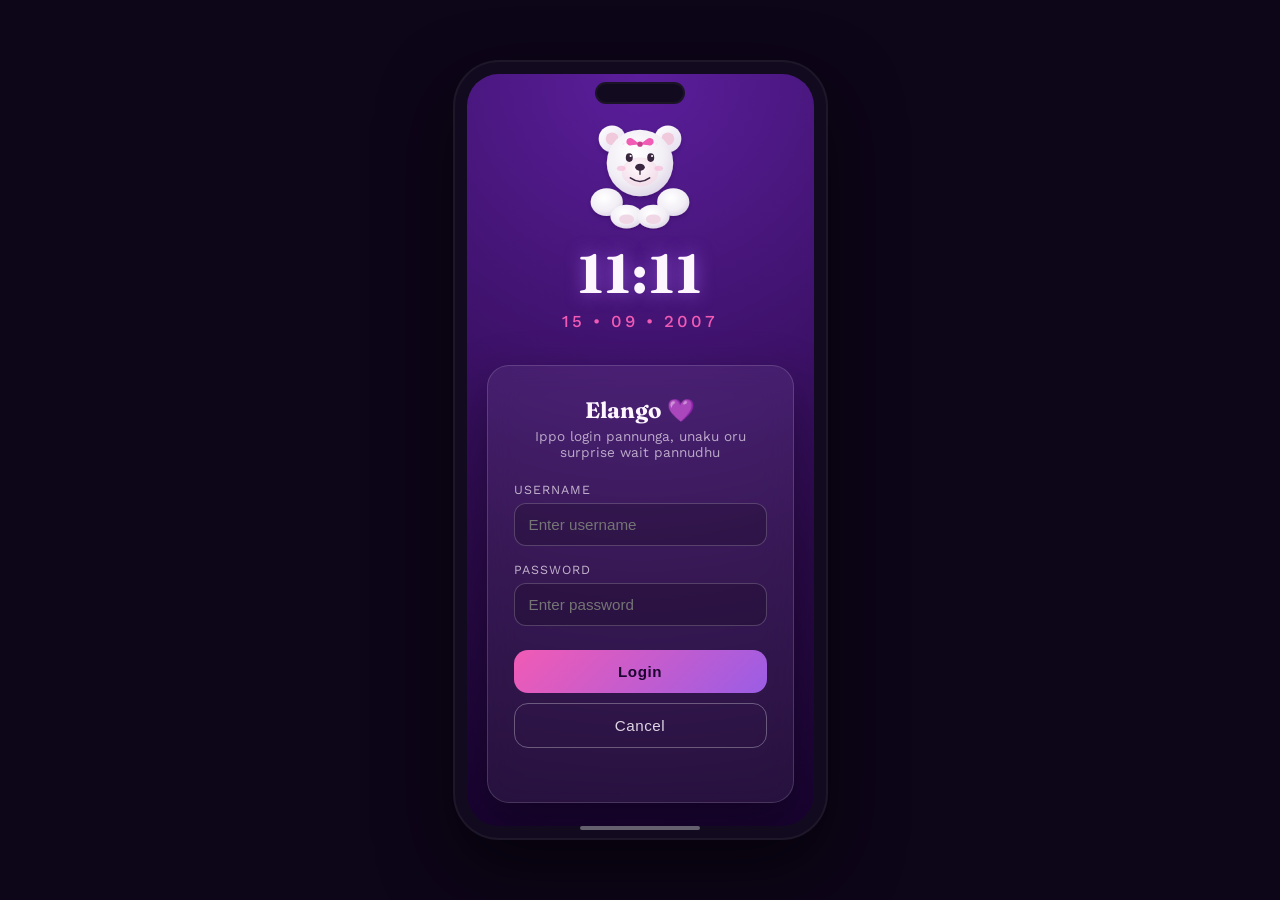
<file: index.html>
<!DOCTYPE html>
<html lang="en">
<head>
<meta charset="UTF-8">
<meta name="viewport" content="width=device-width, initial-scale=1.0">
<title>Enna Login Pannu, Elango 💜</title>
<style>
  @import url('https://fonts.googleapis.com/css2?family=Fraunces:wght@400;600;700&family=Work+Sans:wght@400;500;600&display=swap');

  :root{
    --deep: #2b0a4a;
    --mid: #5b1e9c;
    --light: #9b5de5;
    --pink: #f15bb5;
    --cream: #fdf6ff;
  }

  *{ box-sizing: border-box; margin:0; padding:0; }

  html, body{
    height:100%;
    font-family:'Work Sans', sans-serif;
    background: #0d0518;
    color: var(--cream);
    overflow-x: hidden;
  }

  body{
    display:flex;
    align-items:center;
    justify-content:center;
    min-height:100vh;
    padding: 24px 12px;
  }

  /* ---------- phone device frame ---------- */
  .device{
    width: 375px;
    max-width: 100%;
    height: 780px;
    max-height: 92vh;
    background: #120a1e;
    border-radius: 46px;
    padding: 14px;
    box-shadow: 0 30px 70px rgba(0,0,0,0.55), 0 0 0 2px rgba(255,255,255,0.05) inset;
    position: relative;
  }
  .device::before{
    content:"";
    position:absolute;
    top: 22px;
    left:50%;
    transform: translateX(-50%);
    width: 90px;
    height: 22px;
    background:#120a1e;
    border-radius: 20px;
    z-index: 5;
    box-shadow: 0 0 0 2px rgba(255,255,255,0.04) inset;
  }
  .device::after{
    content:"";
    position:absolute;
    bottom: 10px;
    left:50%;
    transform: translateX(-50%);
    width: 120px;
    height: 4px;
    background: rgba(255,255,255,0.35);
    border-radius: 4px;
    z-index: 5;
  }

  .phone{
    width: 100%;
    height: 100%;
    border-radius: 32px;
    background: radial-gradient(circle at 50% 0%, var(--mid) 0%, var(--deep) 65%, #180330 100%);
    position: relative;
    overflow: hidden;
  }

  .stage{
    min-height:100%;
    width:100%;
    display:flex;
    flex-direction:column;
    align-items:center;
    justify-content:flex-start;
    padding: 32px 20px 60px;
    position:relative;
    overflow-y:auto;
    height:100%;
  }

  /* ---------- floating + reflected hearts ---------- */
  .hearts{
    position:absolute;
    inset:0;
    pointer-events:none;
    overflow:hidden;
    z-index:0;
  }
  .heart{
    position:absolute;
    bottom:-10%;
    font-size: 22px;
    opacity:0.55;
    filter: drop-shadow(0 0 6px rgba(241,91,181,0.5));
    animation: rise linear infinite;
  }
  .heart::after{
    content:"💜";
    position:absolute;
    top: 100%;
    left:0;
    transform: scaleY(-1);
    opacity:0.35;
    filter: blur(1px);
  }
  @keyframes rise{
    0%{ transform: translateY(0) translateX(0) rotate(0deg); opacity:0; }
    10%{ opacity:0.6; }
    100%{ transform: translateY(-115vh) translateX(var(--drift,20px)) rotate(20deg); opacity:0; }
  }

  /* ---------- teddy ---------- */
  .teddy-wrap{
    z-index:2;
    margin-top: 6px;
    animation: float 4s ease-in-out infinite;
  }
  @keyframes float{
    0%,100%{ transform: translateY(0px); }
    50%{ transform: translateY(-10px); }
  }
  .teddy-wrap svg{ width: 118px; height: auto; }

  /* ---------- time / date ---------- */
  .moment{
    z-index:2;
    text-align:center;
    margin-top: 6px;
  }
  .time-1111{
    font-family:'Fraunces', serif;
    font-size: clamp(2.4rem, 8vw, 3.4rem);
    font-weight:700;
    letter-spacing: 2px;
    color: var(--cream);
    text-shadow: 0 0 18px rgba(155,93,229,0.7);
  }
  .date-line{
    margin-top: 4px;
    font-size: 1.05rem;
    letter-spacing: 3px;
    color: var(--pink);
    font-weight:500;
  }

  /* ---------- login card ---------- */
  .card{
    z-index:2;
    margin-top: 34px;
    width: 100%;
    max-width: 340px;
    background: rgba(255,255,255,0.06);
    backdrop-filter: blur(14px);
    border: 1px solid rgba(255,255,255,0.15);
    border-radius: 22px;
    padding: 30px 26px 26px;
    box-shadow: 0 20px 50px rgba(0,0,0,0.35);
  }
  .card h1{
    font-family:'Fraunces', serif;
    font-size: 1.4rem;
    text-align:center;
    margin-bottom: 4px;
    color: var(--cream);
  }
  .card p.sub{
    text-align:center;
    font-size:0.85rem;
    color: rgba(253,246,255,0.65);
    margin-bottom: 22px;
  }
  label{
    display:block;
    font-size:0.78rem;
    letter-spacing:1px;
    color: rgba(253,246,255,0.7);
    margin-bottom: 6px;
  }
  .field{ margin-bottom: 16px; }
  input{
    width:100%;
    padding: 12px 14px;
    border-radius: 12px;
    border: 1px solid rgba(255,255,255,0.2);
    background: rgba(0,0,0,0.18);
    color: var(--cream);
    font-size: 0.95rem;
    outline:none;
    transition: border-color .2s ease, box-shadow .2s ease;
  }
  input:focus{
    border-color: var(--pink);
    box-shadow: 0 0 0 3px rgba(241,91,181,0.25);
  }
  button{
    width:100%;
    margin-top: 8px;
    padding: 13px;
    border:none;
    border-radius: 14px;
    background: linear-gradient(135deg, var(--pink), var(--light));
    color: #1c0330;
    font-weight:600;
    font-size: 0.95rem;
    letter-spacing:0.5px;
    cursor:pointer;
    transition: transform .15s ease, box-shadow .15s ease;
  }
  button:active{ transform: scale(0.97); }
  button:hover{ box-shadow: 0 8px 22px rgba(241,91,181,0.4); }

  .btn-cancel{
    margin-top: 10px;
    background: transparent;
    border: 1px solid rgba(255,255,255,0.3);
    color: rgba(253,246,255,0.85);
    font-weight:500;
    box-shadow:none;
  }
  .btn-cancel:hover{
    background: rgba(255,255,255,0.06);
    box-shadow:none;
  }

  .error{
    margin-top: 12px;
    text-align:center;
    font-size: 0.8rem;
    color: #ffb4d6;
    min-height: 16px;
  }

  .success-overlay{
    position:absolute;
    inset:0;
    background: radial-gradient(circle at 50% 40%, var(--mid), var(--deep));
    display:none;
    align-items:center;
    justify-content:center;
    flex-direction:column;
    text-align:center;
    z-index:10;
    padding: 20px;
  }
  .success-overlay h2{
    font-family:'Fraunces', serif;
    font-size: 1.8rem;
    margin-bottom: 10px;
  }
  .success-overlay p{
    color: rgba(253,246,255,0.75);
    font-size:0.9rem;
  }
</style>
</head>
<body>
<div class="device">
<div class="phone">

<div class="hearts" id="hearts"></div>

<div class="stage">

  <div class="teddy-wrap">
    <svg viewBox="0 0 220 220" xmlns="http://www.w3.org/2000/svg">
      <defs>
        <radialGradient id="furBody" cx="42%" cy="35%" r="75%">
          <stop offset="0%" stop-color="#ffffff"/>
          <stop offset="60%" stop-color="#f2eef5"/>
          <stop offset="100%" stop-color="#d9cfe3"/>
        </radialGradient>
        <radialGradient id="furInner" cx="45%" cy="35%" r="75%">
          <stop offset="0%" stop-color="#fff9fb"/>
          <stop offset="100%" stop-color="#f0d7e6"/>
        </radialGradient>
        <linearGradient id="earShade" x1="0%" y1="0%" x2="100%" y2="100%">
          <stop offset="0%" stop-color="#ffffff"/>
          <stop offset="100%" stop-color="#e5dcee"/>
        </linearGradient>
        <filter id="softShadow" x="-30%" y="-30%" width="160%" height="160%">
          <feDropShadow dx="0" dy="4" stdDeviation="4" flood-color="#2b0a4a" flood-opacity="0.35"/>
        </filter>
      </defs>

      <g filter="url(#softShadow)">
        <circle cx="58" cy="50" r="25" fill="url(#earShade)"/>
        <circle cx="162" cy="50" r="25" fill="url(#earShade)"/>
        <circle cx="58" cy="50" r="12" fill="#f0c9dd"/>
        <circle cx="162" cy="50" r="12" fill="#f0c9dd"/>

        <ellipse cx="48" cy="168" rx="30" ry="26" fill="url(#furBody)"/>
        <ellipse cx="172" cy="168" rx="30" ry="26" fill="url(#furBody)"/>
        <ellipse cx="85" cy="195" rx="30" ry="22" fill="url(#furBody)"/>
        <ellipse cx="135" cy="195" rx="30" ry="22" fill="url(#furBody)"/>
        <ellipse cx="85" cy="200" rx="14" ry="9" fill="#f0d7e6"/>
        <ellipse cx="135" cy="200" rx="14" ry="9" fill="#f0d7e6"/>

        <circle cx="110" cy="95" r="62" fill="url(#furBody)"/>
        <ellipse cx="110" cy="112" rx="34" ry="27" fill="url(#furInner)"/>

        <ellipse cx="90" cy="85" rx="6.5" ry="8" fill="#3a2540"/>
        <ellipse cx="130" cy="85" rx="6.5" ry="8" fill="#3a2540"/>
        <circle cx="92.5" cy="82" r="2" fill="#fff"/>
        <circle cx="132.5" cy="82" r="2" fill="#fff"/>

        <ellipse cx="110" cy="103" rx="9" ry="6.5" fill="#3a2540"/>
        <path d="M110 109 L110 116" stroke="#3a2540" stroke-width="2.5" stroke-linecap="round"/>
        <path d="M92 123 Q110 136 128 123" stroke="#3a2540" stroke-width="3" fill="none" stroke-linecap="round"/>

        <ellipse cx="75" cy="105" rx="8" ry="5" fill="#f6bcd8" opacity="0.7"/>
        <ellipse cx="145" cy="105" rx="8" ry="5" fill="#f6bcd8" opacity="0.7"/>

        <path d="M78 60 Q110 48 142 60" stroke="#e4d3ee" stroke-width="1.5" fill="none" stroke-dasharray="3 4"/>

        <path d="M110 60 l-14 -10 a7 7 0 1 0 -2 12 z" fill="#f15bb5"/>
        <path d="M110 60 l14 -10 a7 7 0 1 1 2 12 z" fill="#f15bb5"/>
        <circle cx="110" cy="60" r="5" fill="#c93f8f"/>
      </g>
    </svg>
  </div>

  <div class="moment">
    <div class="time-1111">11:11</div>
    <div class="date-line">15 • 09 • 2007</div>
  </div>

  <form class="card" id="loginForm" autocomplete="off">
    <h1>Elango 💜</h1>
    <p class="sub">Ippo login pannunga, unaku oru surprise wait pannudhu</p>

    <div class="field">
      <label for="uname">USERNAME</label>
      <input type="text" id="uname" placeholder="Enter username" />
    </div>

    <div class="field">
      <label for="pword">PASSWORD</label>
      <input type="password" id="pword" placeholder="Enter password" />
    </div>

    <button type="submit">Login</button>
    <button type="button" class="btn-cancel" id="cancelBtn">Cancel</button>
    <div class="error" id="errMsg"></div>
  </form>
</div>

<div class="success-overlay" id="successOverlay">
  <h2>Welcome Elango 🎂💜</h2>
  <p>Login success... surprise ready aaguthu!</p>
</div>

</div>
</div>
<script>
  const heartsContainer = document.getElementById('hearts');
  const total = 22;
  for(let i=0; i<total; i++){
    const h = document.createElement('div');
    h.className = 'heart';
    h.textContent = '💜';
    h.style.left = Math.random()*100 + '%';
    h.style.fontSize = (14 + Math.random()*18) + 'px';
    h.style.setProperty('--drift', (Math.random()*80 - 40) + 'px');
    h.style.animationDuration = (6 + Math.random()*8) + 's';
    h.style.animationDelay = (Math.random()*8) + 's';
    heartsContainer.appendChild(h);
  }

  const pwordInput = document.getElementById('pword');

  document.getElementById('cancelBtn').addEventListener('click', function(){
    document.getElementById('uname').value = '';
    pwordInput.value = '';
    errMsg.textContent = '';
  });

  const loginForm = document.getElementById('loginForm');
  const errMsg = document.getElementById('errMsg');
  loginForm.addEventListener('submit', function(e){
    e.preventDefault();
    const u = document.getElementById('uname').value.trim();
    const p = pwordInput.value.trim();
    if(u === 'Elango' && p === '15092007'){
      errMsg.textContent = '';
      document.getElementById('successOverlay').style.display = 'flex';
      setTimeout(()=>{
        // window.location.href = "index.html";
      }, 1400);
    } else {
      errMsg.textContent = 'Username illa password thappu iruku, try again 💜';
    }
  });
</script>

</body>
</html>
</file>
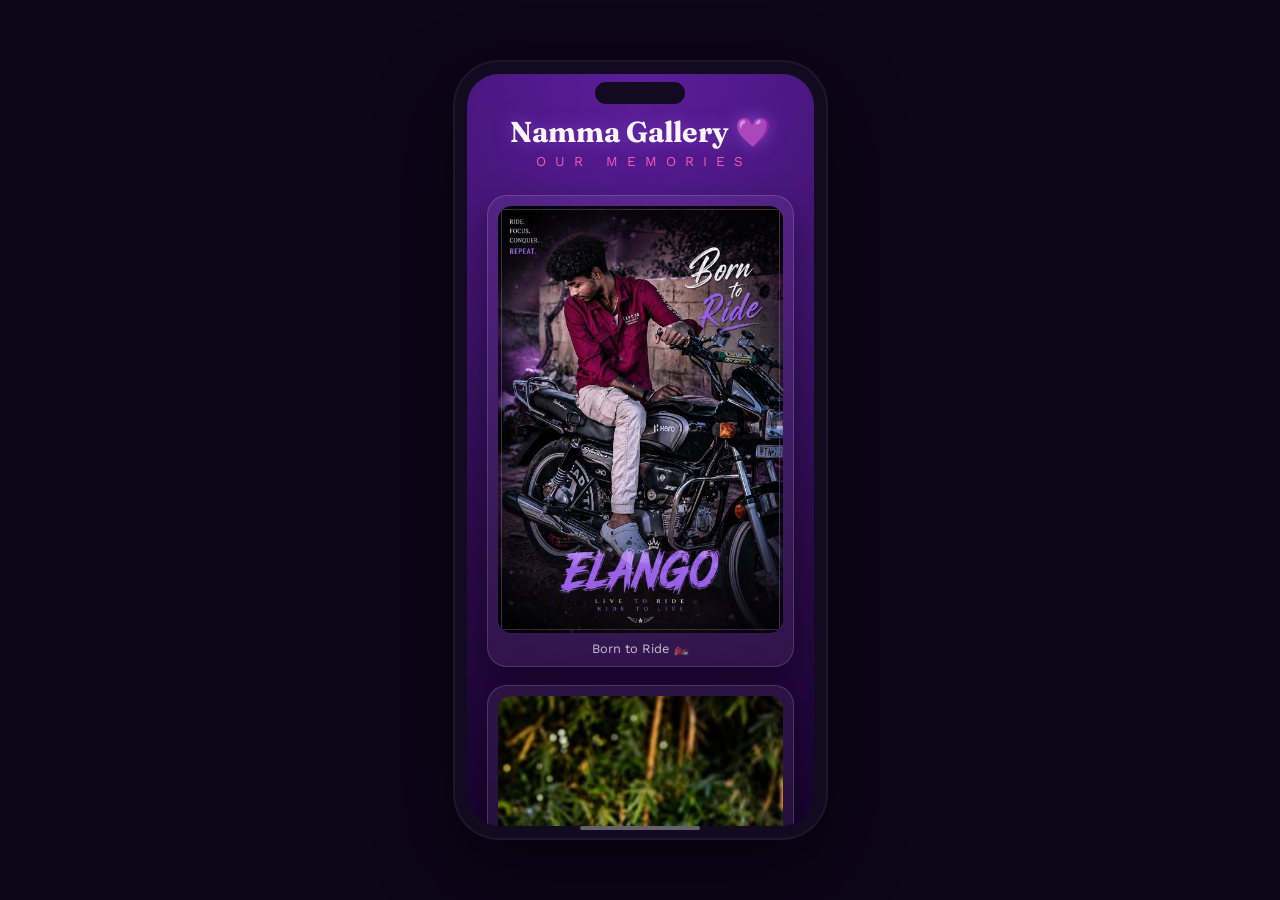
<file: gallery.html>
<!DOCTYPE html>
<html lang="en">
<head>
<meta charset="UTF-8">
<meta name="viewport" content="width=device-width, initial-scale=1.0">
<title>Namma Gallery 💜</title>
<style>
  @import url('https://fonts.googleapis.com/css2?family=Fraunces:wght@400;600;700&family=Work+Sans:wght@400;500;600&display=swap');

  :root{
    --deep: #2b0a4a;
    --mid: #5b1e9c;
    --light: #9b5de5;
    --pink: #f15bb5;
    --cream: #fdf6ff;
  }

  *{ box-sizing: border-box; margin:0; padding:0; }

  html, body{
    height:100%;
    font-family:'Work Sans', sans-serif;
    background: #0d0518;
    color: var(--cream);
    overflow-x: hidden;
  }

  body{
    display:flex;
    align-items:center;
    justify-content:center;
    min-height:100vh;
    padding: 24px 12px;
  }

  .device{
    width: 375px;
    max-width: 100%;
    height: 780px;
    max-height: 92vh;
    background: #120a1e;
    border-radius: 46px;
    padding: 14px;
    box-shadow: 0 30px 70px rgba(0,0,0,0.55), 0 0 0 2px rgba(255,255,255,0.05) inset;
    position: relative;
  }
  .device::before{
    content:"";
    position:absolute;
    top: 22px;
    left:50%;
    transform: translateX(-50%);
    width: 90px;
    height: 22px;
    background:#120a1e;
    border-radius: 20px;
    z-index: 5;
  }
  .device::after{
    content:"";
    position:absolute;
    bottom: 10px;
    left:50%;
    transform: translateX(-50%);
    width: 120px;
    height: 4px;
    background: rgba(255,255,255,0.35);
    border-radius: 4px;
    z-index: 5;
  }

  .phone{
    width: 100%;
    height: 100%;
    border-radius: 32px;
    background: radial-gradient(circle at 50% 0%, var(--mid) 0%, var(--deep) 65%, #180330 100%);
    position: relative;
    overflow: hidden;
  }

  .stage{
    height:100%;
    width:100%;
    overflow-y:auto;
    padding: 40px 20px 40px;
    position:relative;
  }

  .hearts{
    position:absolute;
    inset:0;
    pointer-events:none;
    overflow:hidden;
    z-index:0;
  }
  .heart{
    position:absolute;
    bottom:-10%;
    font-size: 20px;
    opacity:0.5;
    filter: drop-shadow(0 0 6px rgba(241,91,181,0.5));
    animation: rise linear infinite;
  }
  @keyframes rise{
    0%{ transform: translateY(0) translateX(0) rotate(0deg); opacity:0; }
    10%{ opacity:0.6; }
    100%{ transform: translateY(-820px) translateX(var(--drift,20px)) rotate(20deg); opacity:0; }
  }

  .title{
    position:relative;
    z-index:2;
    text-align:center;
    font-family:'Fraunces', serif;
    font-size: 1.8rem;
    font-weight:700;
    color: var(--cream);
    text-shadow: 0 0 18px rgba(155,93,229,0.6);
  }
  .subtitle{
    position:relative;
    z-index:2;
    text-align:center;
    font-size: 0.85rem;
    color: var(--pink);
    letter-spacing: 2px;
    margin-top: 4px;
    margin-bottom: 26px;
  }

  .gallery{
    position:relative;
    z-index:2;
    display:flex;
    flex-direction:column;
    gap: 18px;
  }
  .gallery figure{
    background: rgba(255,255,255,0.06);
    border: 1px solid rgba(255,255,255,0.15);
    border-radius: 20px;
    padding: 10px;
    backdrop-filter: blur(10px);
    box-shadow: 0 14px 34px rgba(0,0,0,0.4);
  }
  .gallery img{
    width:100%;
    border-radius: 14px;
    display:block;
  }
  .gallery figcaption{
    margin-top: 8px;
    text-align:center;
    font-size: 0.8rem;
    color: rgba(253,246,255,0.75);
  }

  .back-btn{
    position:relative;
    z-index:2;
    display:block;
    width:100%;
    margin-top: 26px;
    margin-bottom: 6px;
    padding: 13px;
    border:none;
    border-radius: 14px;
    background: transparent;
    border: 1px solid rgba(255,255,255,0.3);
    color: rgba(253,246,255,0.85);
    font-weight:500;
    font-size: 0.95rem;
    cursor:pointer;
  }
  .back-btn:hover{ background: rgba(255,255,255,0.06); }
</style>
</head>
<body>
<div class="device">
<div class="phone">
  <div class="hearts" id="hearts"></div>
  <div class="stage">
    <div class="title">Namma Gallery 💜</div>
    <div class="subtitle">O U R &nbsp; M E M O R I E S</div>

    <div class="gallery">
      <figure>
        <img src="[data-uri]" alt="memory 1" />
        <figcaption>Born to Ride 🏍️</figcaption>
      </figure>
      <figure>
        <img src="[data-uri]" alt="memory 2" />
        <figcaption>Green vibes 🌿</figcaption>
      </figure>
      <figure>
        <img src="[data-uri]" alt="memory 3" />
        <figcaption>Together 💜</figcaption>
      </figure>
    </div>

    <button type="button" class="back-btn" onclick="window.location.href='login.html'">← Back</button>
  </div>
</div>
</div>

<script>
  const heartsContainer = document.getElementById('hearts');
  for(let i=0; i<16; i++){
    const h = document.createElement('div');
    h.className = 'heart';
    h.textContent = '💜';
    h.style.left = Math.random()*100 + '%';
    h.style.fontSize = (14 + Math.random()*16) + 'px';
    h.style.setProperty('--drift', (Math.random()*80 - 40) + 'px');
    h.style.animationDuration = (6 + Math.random()*8) + 's';
    h.style.animationDelay = (Math.random()*8) + 's';
    heartsContainer.appendChild(h);
  }
</script>
</body>
</html>
</file>
